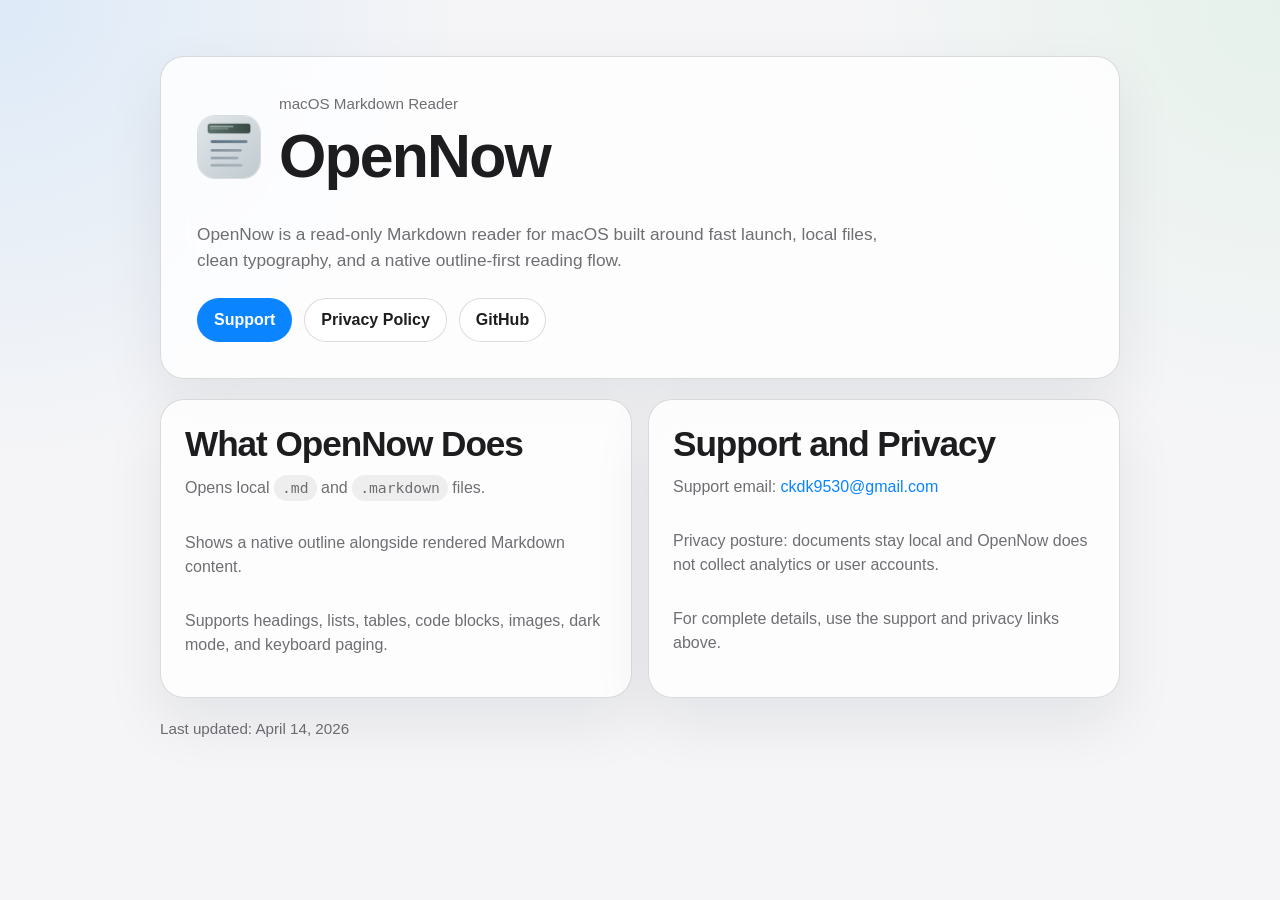
<file: docs/index.html>
<!DOCTYPE html>
<html lang="en">
<head>
  <meta charset="utf-8">
  <meta name="viewport" content="width=device-width, initial-scale=1">
  <title>OpenNow</title>
  <meta name="description" content="OpenNow is a fast, read-only Markdown reader for macOS.">
  <link rel="stylesheet" href="./site.css">
</head>
<body>
  <main class="page">
    <section class="card hero">
      <div class="hero-top">
        <div class="app-icon">
          <img src="./open-now-icon-draft-v20-128.png" alt="OpenNow icon">
        </div>
        <div>
          <p class="eyebrow">macOS Markdown Reader</p>
          <h1>OpenNow</h1>
        </div>
      </div>
      <p class="lede">
        OpenNow is a read-only Markdown reader for macOS built around fast launch, local files,
        clean typography, and a native outline-first reading flow.
      </p>
      <div class="actions">
        <a class="button primary" href="./support/">Support</a>
        <a class="button" href="./privacy/">Privacy Policy</a>
        <a class="button" href="https://github.com/ckdk9530/OpenNow">GitHub</a>
      </div>
    </section>

    <section class="grid">
      <article class="card panel">
        <h2>What OpenNow Does</h2>
        <div class="list muted">
          <p>Opens local <span class="inline-code">.md</span> and <span class="inline-code">.markdown</span> files.</p>
          <p>Shows a native outline alongside rendered Markdown content.</p>
          <p>Supports headings, lists, tables, code blocks, images, dark mode, and keyboard paging.</p>
        </div>
      </article>
      <article class="card panel">
        <h2>Support and Privacy</h2>
        <div class="list muted">
          <p>Support email: <a href="mailto:ckdk9530@gmail.com">ckdk9530@gmail.com</a></p>
          <p>Privacy posture: documents stay local and OpenNow does not collect analytics or user accounts.</p>
          <p>For complete details, use the support and privacy links above.</p>
        </div>
      </article>
    </section>

    <p class="footer">Last updated: April 14, 2026</p>
  </main>
</body>
</html>
</file>
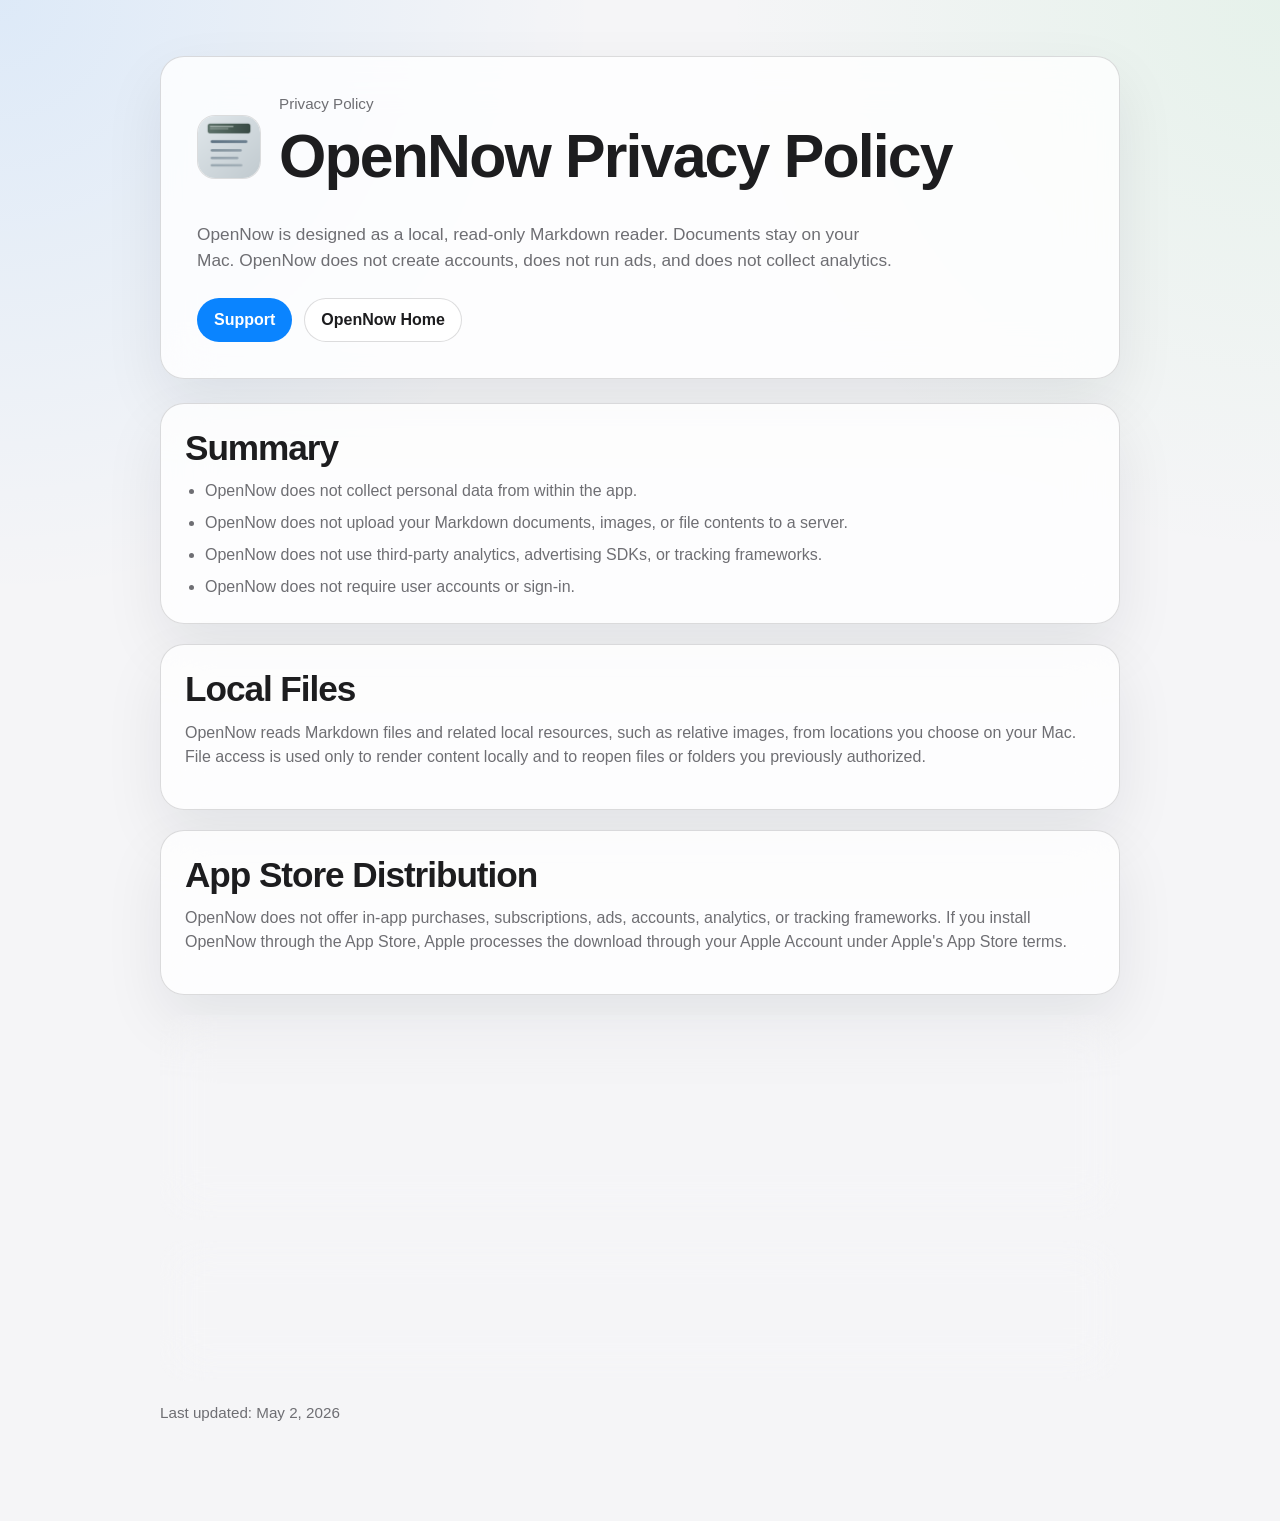
<file: docs/privacy/index.html>
<!DOCTYPE html>
<html lang="en">
<head>
  <meta charset="utf-8">
  <meta name="viewport" content="width=device-width, initial-scale=1">
  <title>OpenNow Privacy Policy</title>
  <meta name="description" content="Privacy Policy for OpenNow.">
  <link rel="stylesheet" href="../site.css">
</head>
<body>
  <main class="page">
    <section class="card hero">
      <div class="hero-top">
        <div class="app-icon">
          <img src="../open-now-icon-draft-v20-128.png" alt="OpenNow icon">
        </div>
        <div>
          <p class="eyebrow">Privacy Policy</p>
          <h1>OpenNow Privacy Policy</h1>
        </div>
      </div>
      <p class="lede">
        OpenNow is designed as a local, read-only Markdown reader. Documents stay on your Mac.
        OpenNow does not create accounts, does not run ads, and does not collect analytics.
      </p>
      <div class="actions">
        <a class="button primary" href="../support/">Support</a>
        <a class="button" href="../">OpenNow Home</a>
      </div>
    </section>

    <section class="section card panel">
      <h2>Summary</h2>
      <ul class="muted">
        <li>OpenNow does not collect personal data from within the app.</li>
        <li>OpenNow does not upload your Markdown documents, images, or file contents to a server.</li>
        <li>OpenNow does not use third-party analytics, advertising SDKs, or tracking frameworks.</li>
        <li>OpenNow does not require user accounts or sign-in.</li>
      </ul>
    </section>

    <section class="section card panel">
      <h2>Local Files</h2>
      <p class="muted">
        OpenNow reads Markdown files and related local resources, such as relative images, from locations
        you choose on your Mac. File access is used only to render content locally and to reopen files or
        folders you previously authorized.
      </p>
    </section>

    <section class="section card panel">
      <h2>App Store Distribution</h2>
      <p class="muted">
        OpenNow does not offer in-app purchases, subscriptions, ads, accounts, analytics, or tracking
        frameworks. If you install OpenNow through the App Store, Apple processes the download through
        your Apple Account under Apple's App Store terms.
      </p>
    </section>

    <section class="section card panel">
      <h2>Support Contact</h2>
      <p class="muted">
        If you contact support by email, you choose what information to share. That information is used only
        to respond to your request and troubleshoot the issue you reported.
      </p>
      <p class="muted">
        Support email: <a href="mailto:ckdk9530@gmail.com">ckdk9530@gmail.com</a>
      </p>
    </section>

    <section class="section card panel">
      <h2>Changes</h2>
      <p class="muted">
        If OpenNow’s privacy practices change materially, this page will be updated before those changes are
        relied on for distribution.
      </p>
    </section>

    <p class="footer">Last updated: May 2, 2026</p>
  </main>
</body>
</html>
</file>
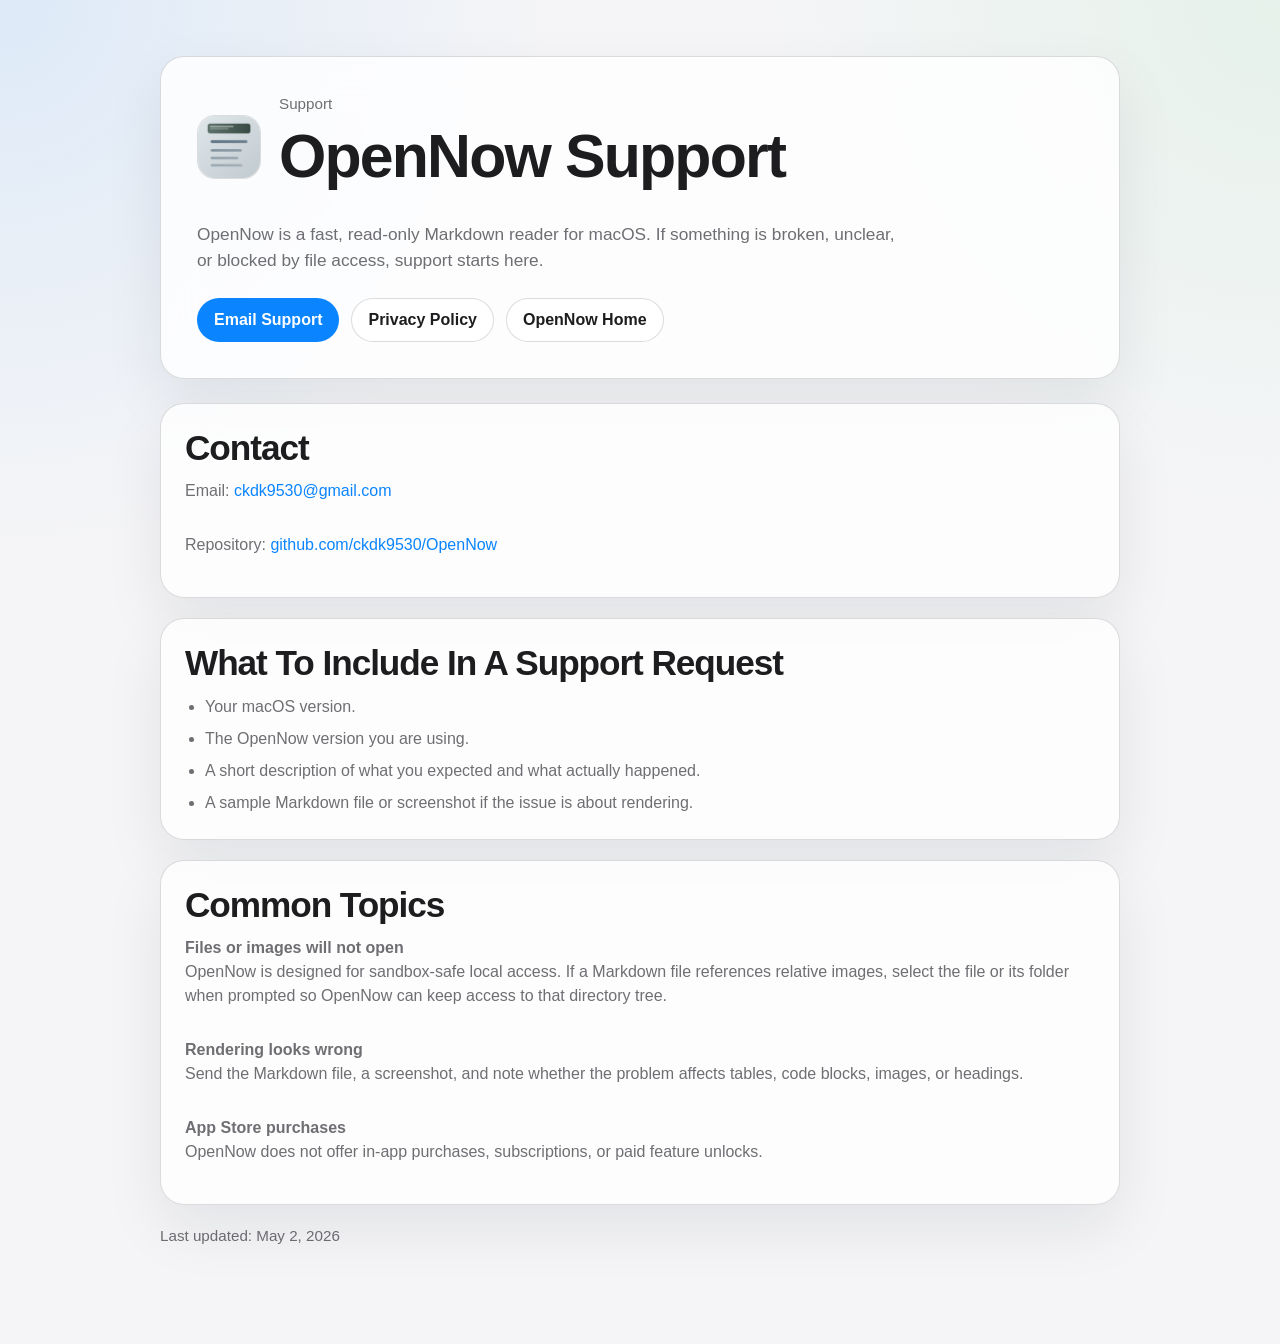
<file: docs/support/index.html>
<!DOCTYPE html>
<html lang="en">
<head>
  <meta charset="utf-8">
  <meta name="viewport" content="width=device-width, initial-scale=1">
  <title>OpenNow Support</title>
  <meta name="description" content="Support information for OpenNow.">
  <link rel="stylesheet" href="../site.css">
</head>
<body>
  <main class="page">
    <section class="card hero">
      <div class="hero-top">
        <div class="app-icon">
          <img src="../open-now-icon-draft-v20-128.png" alt="OpenNow icon">
        </div>
        <div>
          <p class="eyebrow">Support</p>
          <h1>OpenNow Support</h1>
        </div>
      </div>
      <p class="lede">
        OpenNow is a fast, read-only Markdown reader for macOS. If something is broken, unclear,
        or blocked by file access, support starts here.
      </p>
      <div class="actions">
        <a class="button primary" href="mailto:ckdk9530@gmail.com">Email Support</a>
        <a class="button" href="../privacy/">Privacy Policy</a>
        <a class="button" href="../">OpenNow Home</a>
      </div>
    </section>

    <section class="section card panel">
      <h2>Contact</h2>
      <div class="stack muted">
        <p>Email: <a href="mailto:ckdk9530@gmail.com">ckdk9530@gmail.com</a></p>
        <p>Repository: <a href="https://github.com/ckdk9530/OpenNow">github.com/ckdk9530/OpenNow</a></p>
      </div>
    </section>

    <section class="section card panel">
      <h2>What To Include In A Support Request</h2>
      <ul class="muted">
        <li>Your macOS version.</li>
        <li>The OpenNow version you are using.</li>
        <li>A short description of what you expected and what actually happened.</li>
        <li>A sample Markdown file or screenshot if the issue is about rendering.</li>
      </ul>
    </section>

    <section class="section card panel">
      <h2>Common Topics</h2>
      <div class="stack muted">
        <p><strong>Files or images will not open</strong><br>OpenNow is designed for sandbox-safe local access. If a Markdown file references relative images, select the file or its folder when prompted so OpenNow can keep access to that directory tree.</p>
        <p><strong>Rendering looks wrong</strong><br>Send the Markdown file, a screenshot, and note whether the problem affects tables, code blocks, images, or headings.</p>
        <p><strong>App Store purchases</strong><br>OpenNow does not offer in-app purchases, subscriptions, or paid feature unlocks.</p>
      </div>
    </section>

    <p class="footer">Last updated: May 2, 2026</p>
  </main>
</body>
</html>
</file>
<file: docs/site.css>
:root {
  color-scheme: light dark;
  --bg: #f5f5f7;
  --card: rgba(255, 255, 255, 0.8);
  --text: #1d1d1f;
  --muted: #6e6e73;
  --line: rgba(60, 60, 67, 0.18);
  --accent: #0a84ff;
  --shadow: 0 24px 60px rgba(15, 23, 42, 0.08);
  --radius: 24px;
}

@media (prefers-color-scheme: dark) {
  :root {
    --bg: #111214;
    --card: rgba(28, 28, 30, 0.86);
    --text: #f5f5f7;
    --muted: #a1a1a6;
    --line: rgba(84, 84, 88, 0.45);
    --accent: #4da3ff;
    --shadow: 0 24px 60px rgba(0, 0, 0, 0.28);
  }
}

* {
  box-sizing: border-box;
}

html {
  font: 16px/1.5 -apple-system, BlinkMacSystemFont, "SF Pro Text", "Helvetica Neue", sans-serif;
  background: var(--bg);
  color: var(--text);
}

body {
  margin: 0;
  min-height: 100vh;
  background:
    radial-gradient(circle at top left, rgba(10, 132, 255, 0.10), transparent 30%),
    radial-gradient(circle at top right, rgba(52, 199, 89, 0.08), transparent 28%),
    var(--bg);
}

a {
  color: var(--accent);
  text-decoration: none;
}

a:hover {
  text-decoration: underline;
}

.page {
  width: min(960px, calc(100vw - 32px));
  margin: 0 auto;
  padding: 56px 0 80px;
}

.card {
  background: var(--card);
  border: 1px solid var(--line);
  border-radius: var(--radius);
  box-shadow: var(--shadow);
  backdrop-filter: blur(24px);
}

.hero {
  padding: 36px;
}

.hero-top {
  display: flex;
  align-items: center;
  gap: 18px;
  margin-bottom: 20px;
}

.app-icon {
  width: 64px;
  height: 64px;
  border-radius: 18px;
  border: 1px solid var(--line);
  overflow: hidden;
  flex: 0 0 auto;
  background: rgba(255, 255, 255, 0.7);
}

.app-icon img {
  display: block;
  width: 100%;
  height: 100%;
}

.eyebrow {
  margin: 0 0 6px;
  color: var(--muted);
  font-size: 0.95rem;
}

h1, h2, h3 {
  margin: 0 0 12px;
  line-height: 1.12;
  letter-spacing: -0.03em;
}

h1 {
  font-size: clamp(2.2rem, 5vw, 3.8rem);
}

h2 {
  font-size: clamp(1.65rem, 3vw, 2.2rem);
}

h3 {
  font-size: 1.1rem;
}

p {
  margin: 0 0 16px;
}

.lede {
  max-width: 700px;
  font-size: 1.08rem;
  color: var(--muted);
}

.actions {
  display: flex;
  flex-wrap: wrap;
  gap: 12px;
  margin-top: 24px;
}

.button {
  display: inline-flex;
  align-items: center;
  justify-content: center;
  min-height: 44px;
  padding: 0 16px;
  border-radius: 999px;
  border: 1px solid var(--line);
  background: rgba(255, 255, 255, 0.72);
  color: var(--text);
  font-weight: 600;
}

.button.primary {
  background: var(--accent);
  border-color: transparent;
  color: white;
}

@media (prefers-color-scheme: dark) {
  .button {
    background: rgba(58, 58, 60, 0.8);
  }
}

.grid {
  display: grid;
  grid-template-columns: repeat(auto-fit, minmax(240px, 1fr));
  gap: 16px;
  margin-top: 20px;
}

.panel {
  padding: 24px;
}

.muted {
  color: var(--muted);
}

.list,
.stack {
  display: grid;
  gap: 14px;
}

.section {
  margin-top: 24px;
}

.section + .section {
  margin-top: 20px;
}

.footer {
  margin-top: 20px;
  color: var(--muted);
  font-size: 0.95rem;
}

.inline-code {
  display: inline-block;
  padding: 2px 8px;
  border-radius: 999px;
  background: rgba(120, 120, 128, 0.12);
  font-family: ui-monospace, SFMono-Regular, Menlo, Monaco, monospace;
  font-size: 0.92em;
}

ul {
  margin: 0;
  padding-left: 20px;
}

li + li {
  margin-top: 8px;
}
</file>
